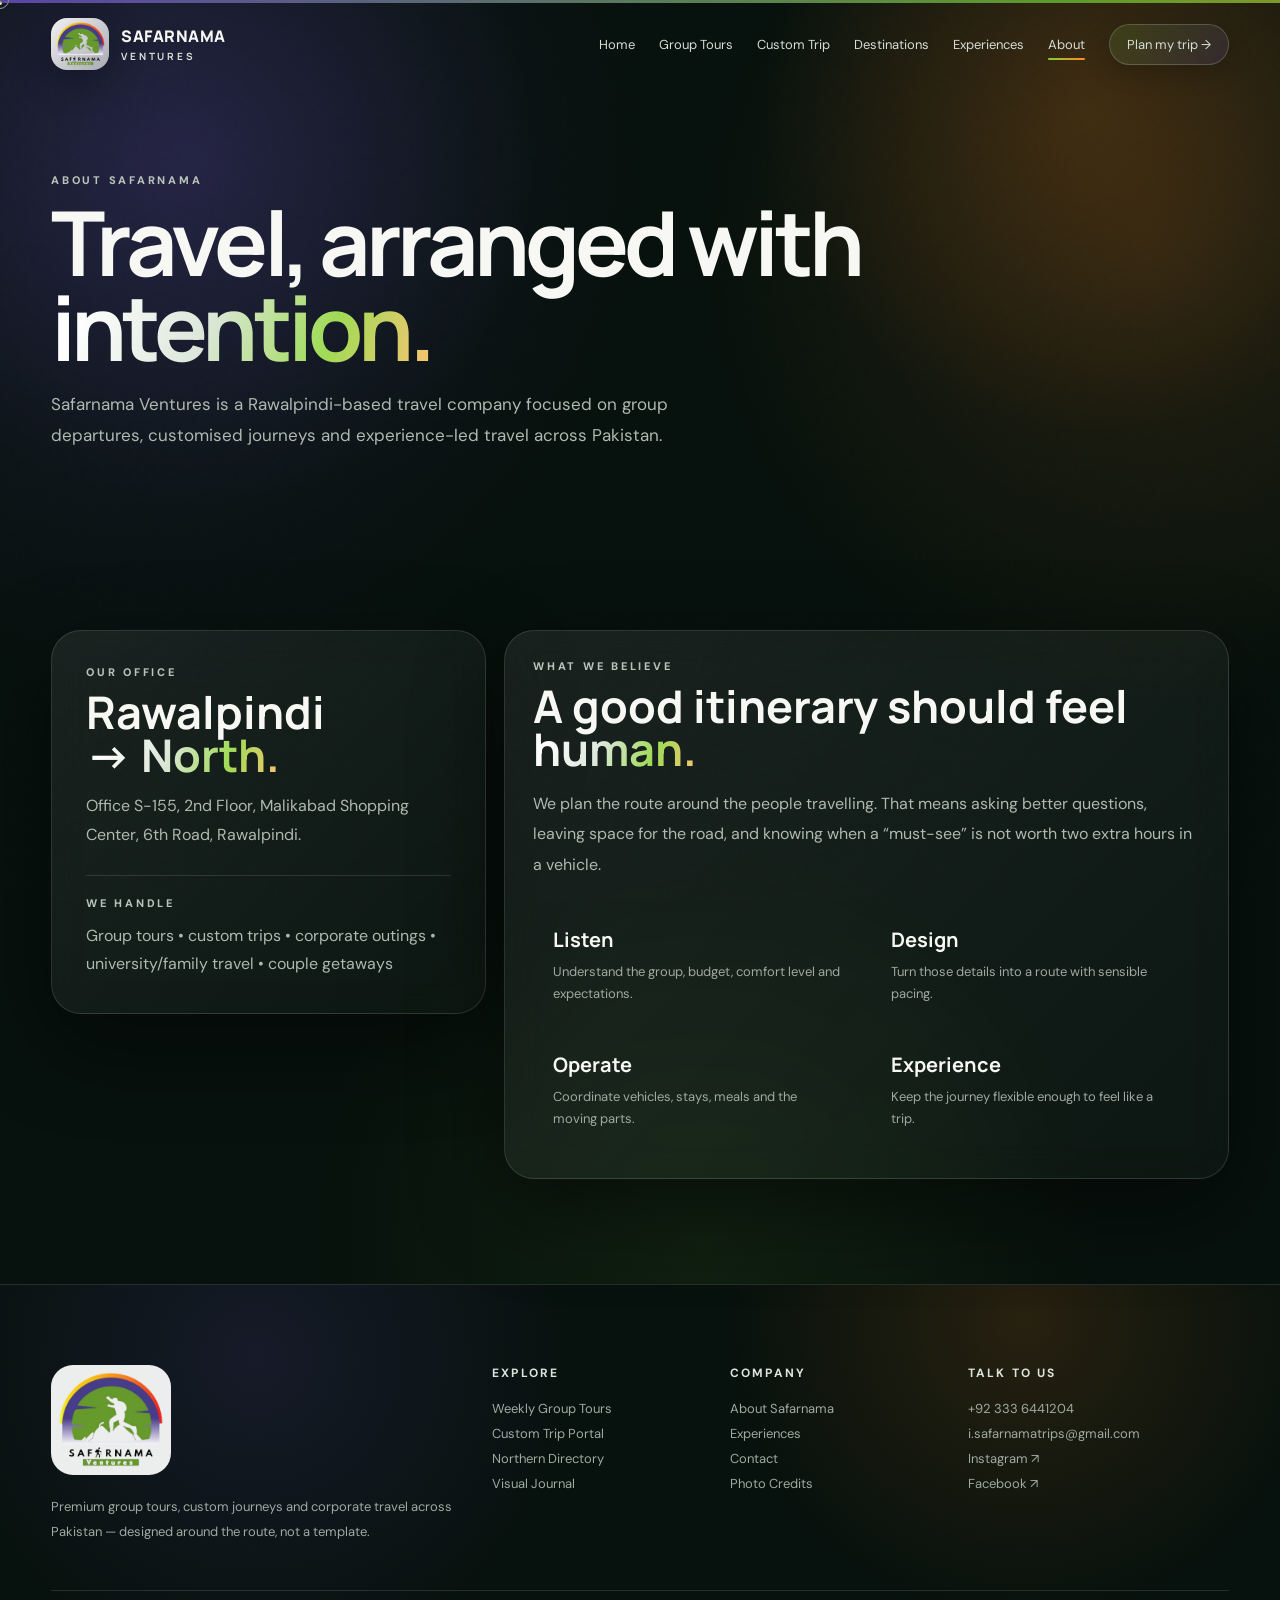
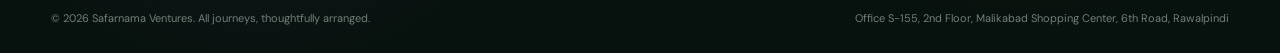
<file: about.html>
<!doctype html><html lang="en"><head><meta charset="utf-8"><meta name="viewport" content="width=device-width,initial-scale=1">
<title>About | Safarnama Ventures</title><meta name="description" content="Safarnama Ventures — premium group tours and custom travel across Pakistan.">
<link rel="stylesheet" href="styles.css"></head><body><div class="topline"></div><header class="nav"><div class="container nav-inner"><a class="brand" href="index.html"><div class="brand-mark"><img src="assets/logo.png" alt="Safarnama Ventures"></div><div class="brand-name">SAFARNAMA<span>VENTURES</span></div></a><button class="menu" aria-label="Menu">☰</button><nav class="nav-links"><a class="" href="index.html">Home</a><a class="" href="group-tours.html">Group Tours</a><a class="" href="custom-trip.html">Custom Trip</a><a class="" href="destinations.html">Destinations</a><a class="" href="experiences.html">Experiences</a><a class="active" href="about.html">About</a><a class="nav-cta" href="custom-trip.html">Plan my trip →</a></nav></div></header><div class="progress"></div><div class="cursor"></div><div class="cursor-dot"></div>
<main>
<section class="page-hero"><div class="container"><div class="eyebrow reveal">About Safarnama</div><h1 class="reveal">Travel, arranged with <span class="gradient-text">intention.</span></h1><p class="reveal">Safarnama Ventures is a Rawalpindi-based travel company focused on group departures, customised journeys and experience-led travel across Pakistan.</p></div></section>
<section><div class="container"><div class="portal"><div class="portal-side glass reveal"><div class="eyebrow">Our office</div><h2>Rawalpindi<br><span class="gradient-text">→ North.</span></h2><p>Office S-155, 2nd Floor, Malikabad Shopping Center, 6th Road, Rawalpindi.</p><div class="mini"><div class="eyebrow">We handle</div><p>Group tours • custom trips • corporate outings • university/family travel • couple getaways</p></div></div>
<div class="form-shell glass reveal"><div class="eyebrow">What we believe</div><h2 style="font-size:45px;margin-bottom:18px">A good itinerary should feel <span class="gradient-text">human.</span></h2><p style="color:#aeb9b0;line-height:1.9">We plan the route around the people travelling. That means asking better questions, leaving space for the road, and knowing when a “must-see” is not worth two extra hours in a vehicle.</p><div class="directory" style="margin-top:30px;grid-template-columns:repeat(2,1fr)"><div class="dir-group" style="min-height:auto"><h3>Listen</h3><p style="color:#9fa9a2;font-size:13px;line-height:1.7">Understand the group, budget, comfort level and expectations.</p></div><div class="dir-group" style="min-height:auto"><h3>Design</h3><p style="color:#9fa9a2;font-size:13px;line-height:1.7">Turn those details into a route with sensible pacing.</p></div><div class="dir-group" style="min-height:auto"><h3>Operate</h3><p style="color:#9fa9a2;font-size:13px;line-height:1.7">Coordinate vehicles, stays, meals and the moving parts.</p></div><div class="dir-group" style="min-height:auto"><h3>Experience</h3><p style="color:#9fa9a2;font-size:13px;line-height:1.7">Keep the journey flexible enough to feel like a trip.</p></div></div></div></div></div></section>
</main><footer class="footer"><div class="container"><div class="footer-top">
<div class="footer-brand"><img src="assets/logo.png" alt="Safarnama Ventures logo"><p>Premium group tours, custom journeys and corporate travel across Pakistan — designed around the route, not a template.</p></div>
<div><h4>Explore</h4><a href="group-tours.html">Weekly Group Tours</a><a href="custom-trip.html">Custom Trip Portal</a><a href="destinations.html">Northern Directory</a><a href="gallery.html">Visual Journal</a></div>
<div><h4>Company</h4><a href="about.html">About Safarnama</a><a href="experiences.html">Experiences</a><a href="contact.html">Contact</a><a href="credits.html">Photo Credits</a></div>
<div><h4>Talk to us</h4><a href="tel:+923336441204">+92 333 6441204</a><a href="mailto:i.safarnamatrips@gmail.com">i.safarnamatrips@gmail.com</a><a href="https://www.instagram.com/safarnamaventure/" target="_blank">Instagram ↗</a><a href="https://www.facebook.com/safarnamaventure/" target="_blank">Facebook ↗</a></div>
</div><div class="footer-bottom"><span>© 2026 Safarnama Ventures. All journeys, thoughtfully arranged.</span><span>Office S-155, 2nd Floor, Malikabad Shopping Center, 6th Road, Rawalpindi</span></div></div></footer><script src="script.js"></script></body></html>
</file>
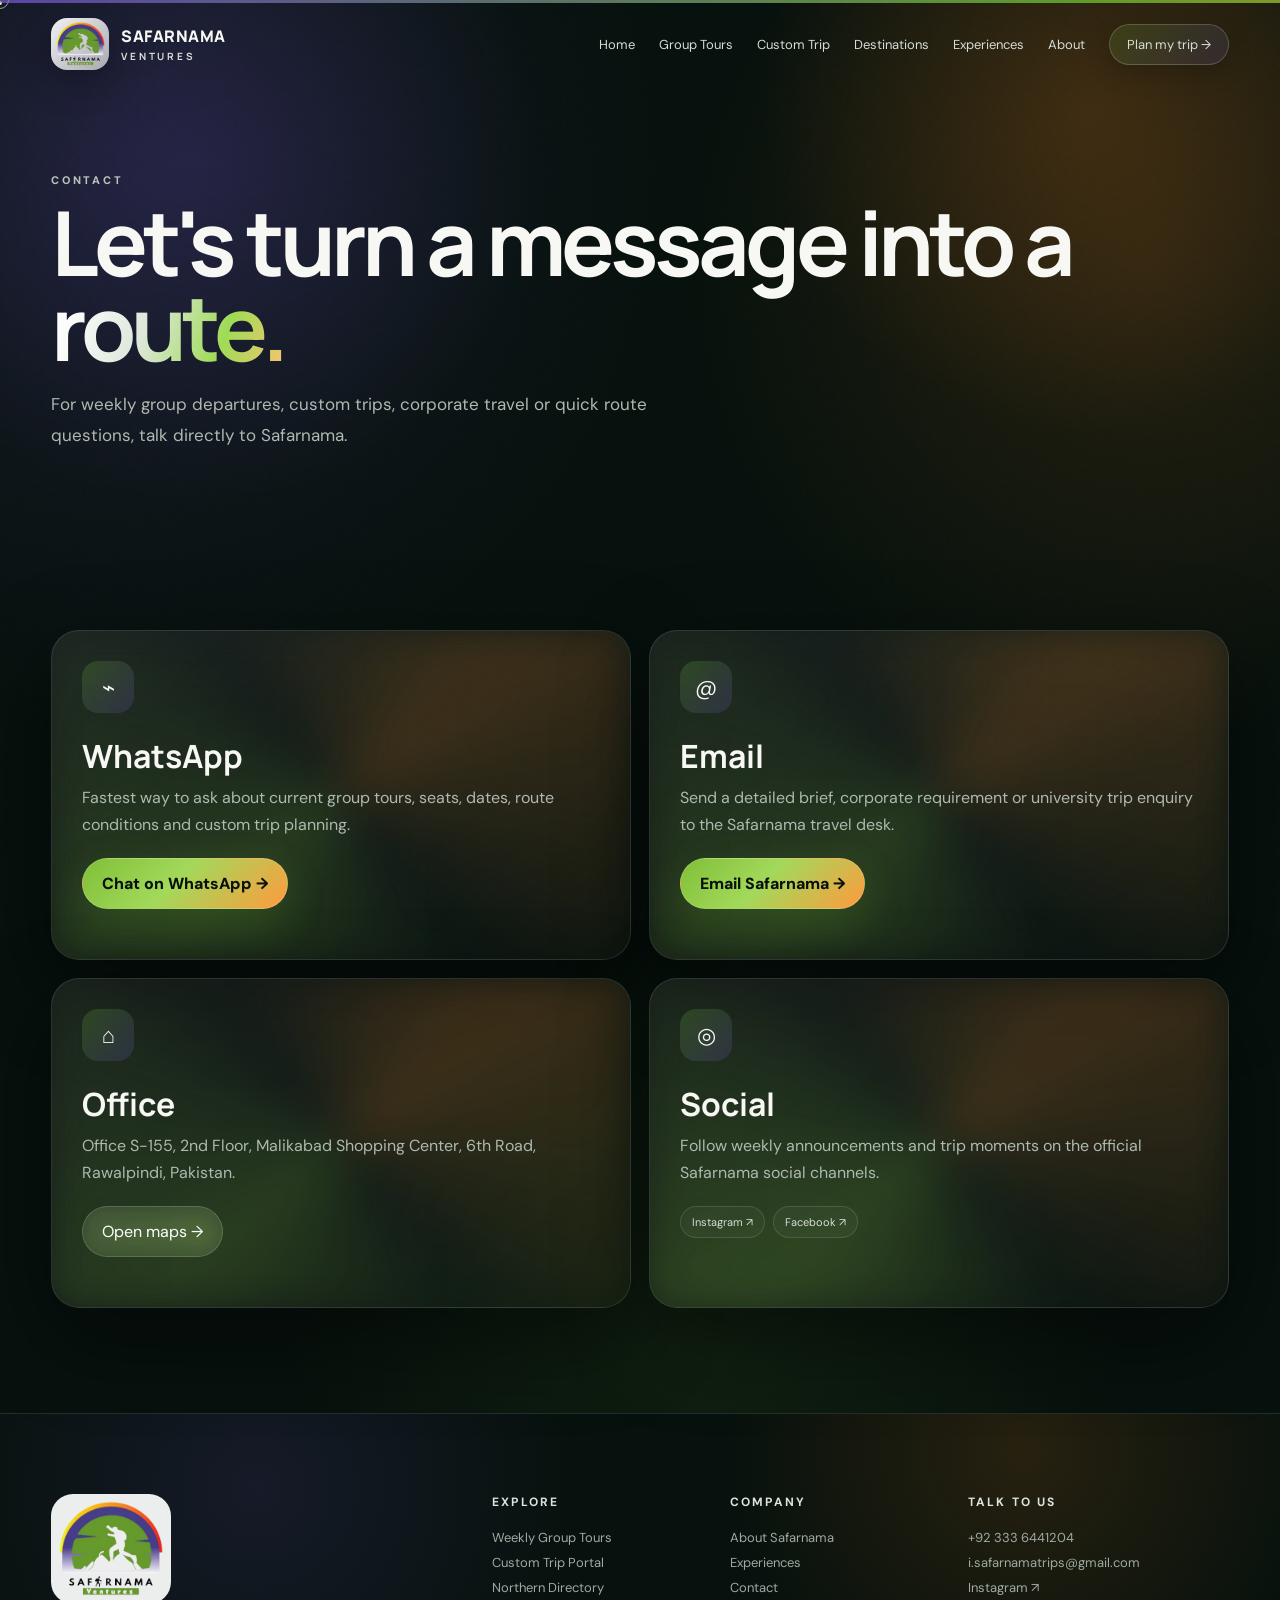
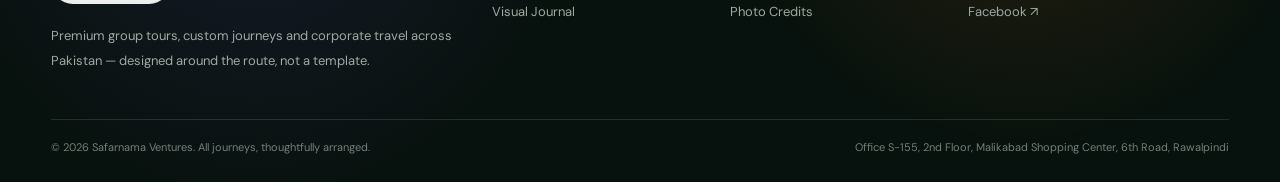
<file: contact.html>
<!doctype html><html lang="en"><head><meta charset="utf-8"><meta name="viewport" content="width=device-width,initial-scale=1">
<title>Contact | Safarnama Ventures</title><meta name="description" content="Safarnama Ventures — premium group tours and custom travel across Pakistan.">
<link rel="stylesheet" href="styles.css"></head><body><div class="topline"></div><header class="nav"><div class="container nav-inner"><a class="brand" href="index.html"><div class="brand-mark"><img src="assets/logo.png" alt="Safarnama Ventures"></div><div class="brand-name">SAFARNAMA<span>VENTURES</span></div></a><button class="menu" aria-label="Menu">☰</button><nav class="nav-links"><a class="" href="index.html">Home</a><a class="" href="group-tours.html">Group Tours</a><a class="" href="custom-trip.html">Custom Trip</a><a class="" href="destinations.html">Destinations</a><a class="" href="experiences.html">Experiences</a><a class="" href="about.html">About</a><a class="nav-cta" href="custom-trip.html">Plan my trip →</a></nav></div></header><div class="progress"></div><div class="cursor"></div><div class="cursor-dot"></div>
<main>
<section class="page-hero"><div class="container"><div class="eyebrow reveal">Contact</div><h1 class="reveal">Let's turn a message into a <span class="gradient-text">route.</span></h1><p class="reveal">For weekly group departures, custom trips, corporate travel or quick route questions, talk directly to Safarnama.</p></div></section>
<section><div class="container"><div class="route">
<div class="route-card glass reveal"><div class="route-icon">⌁</div><h3>WhatsApp</h3><p>Fastest way to ask about current group tours, seats, dates, route conditions and custom trip planning.</p><a class="btn btn-primary" href="https://wa.me/923336441204" target="_blank" style="margin-top:20px">Chat on WhatsApp →</a></div>
<div class="route-card glass reveal"><div class="route-icon">@</div><h3>Email</h3><p>Send a detailed brief, corporate requirement or university trip enquiry to the Safarnama travel desk.</p><a class="btn btn-primary" href="mailto:i.safarnamatrips@gmail.com" style="margin-top:20px">Email Safarnama →</a></div>
<div class="route-card glass reveal"><div class="route-icon">⌂</div><h3>Office</h3><p>Office S-155, 2nd Floor, Malikabad Shopping Center, 6th Road, Rawalpindi, Pakistan.</p><a class="btn btn-ghost" href="https://www.google.com/maps/search/?api=1&query=Malikabad+Shopping+Center+6th+Road+Rawalpindi" target="_blank" style="margin-top:20px">Open maps →</a></div>
<div class="route-card glass reveal"><div class="route-icon">◎</div><h3>Social</h3><p>Follow weekly announcements and trip moments on the official Safarnama social channels.</p><div class="route-list"><a class="chip" href="https://www.instagram.com/safarnamaventure/" target="_blank">Instagram ↗</a><a class="chip" href="https://www.facebook.com/safarnamaventure/" target="_blank">Facebook ↗</a></div></div>
</div></div></section>
</main><footer class="footer"><div class="container"><div class="footer-top">
<div class="footer-brand"><img src="assets/logo.png" alt="Safarnama Ventures logo"><p>Premium group tours, custom journeys and corporate travel across Pakistan — designed around the route, not a template.</p></div>
<div><h4>Explore</h4><a href="group-tours.html">Weekly Group Tours</a><a href="custom-trip.html">Custom Trip Portal</a><a href="destinations.html">Northern Directory</a><a href="gallery.html">Visual Journal</a></div>
<div><h4>Company</h4><a href="about.html">About Safarnama</a><a href="experiences.html">Experiences</a><a href="contact.html">Contact</a><a href="credits.html">Photo Credits</a></div>
<div><h4>Talk to us</h4><a href="tel:+923336441204">+92 333 6441204</a><a href="mailto:i.safarnamatrips@gmail.com">i.safarnamatrips@gmail.com</a><a href="https://www.instagram.com/safarnamaventure/" target="_blank">Instagram ↗</a><a href="https://www.facebook.com/safarnamaventure/" target="_blank">Facebook ↗</a></div>
</div><div class="footer-bottom"><span>© 2026 Safarnama Ventures. All journeys, thoughtfully arranged.</span><span>Office S-155, 2nd Floor, Malikabad Shopping Center, 6th Road, Rawalpindi</span></div></div></footer><script src="script.js"></script></body></html>
</file>
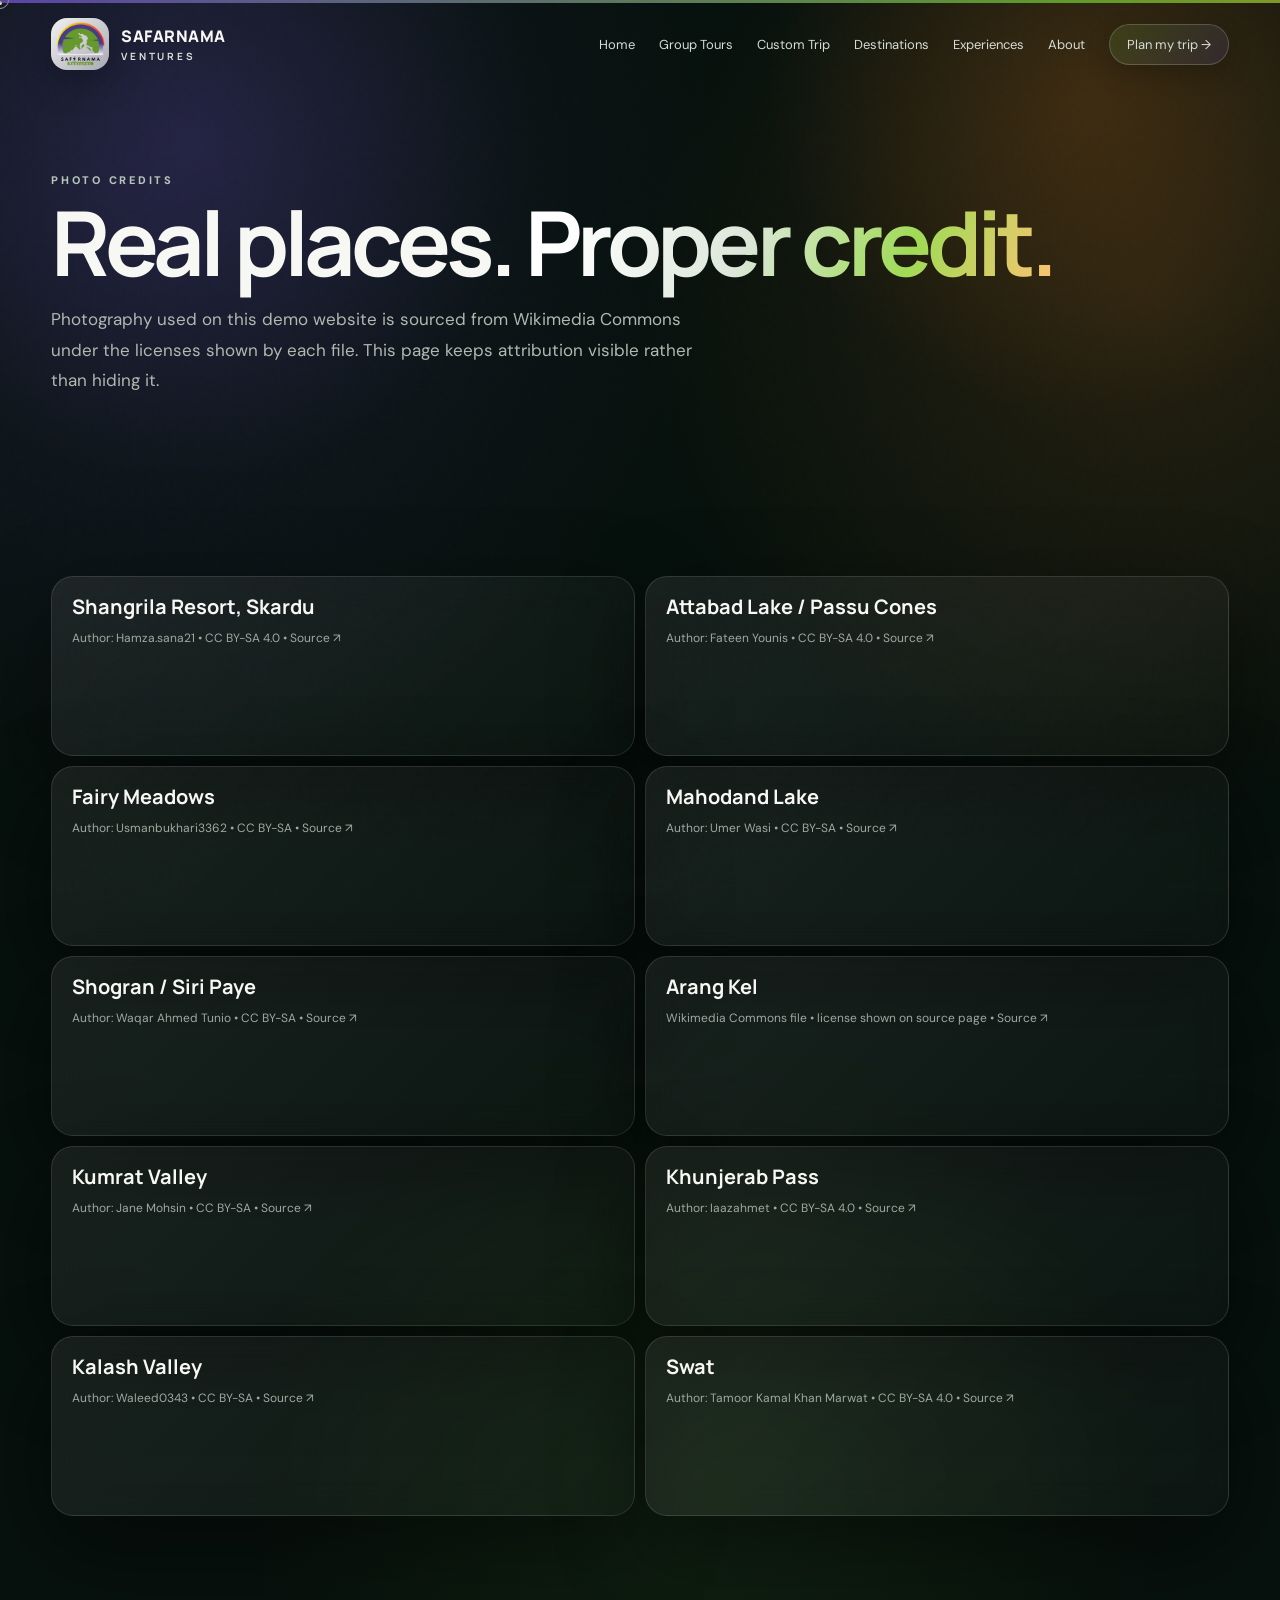
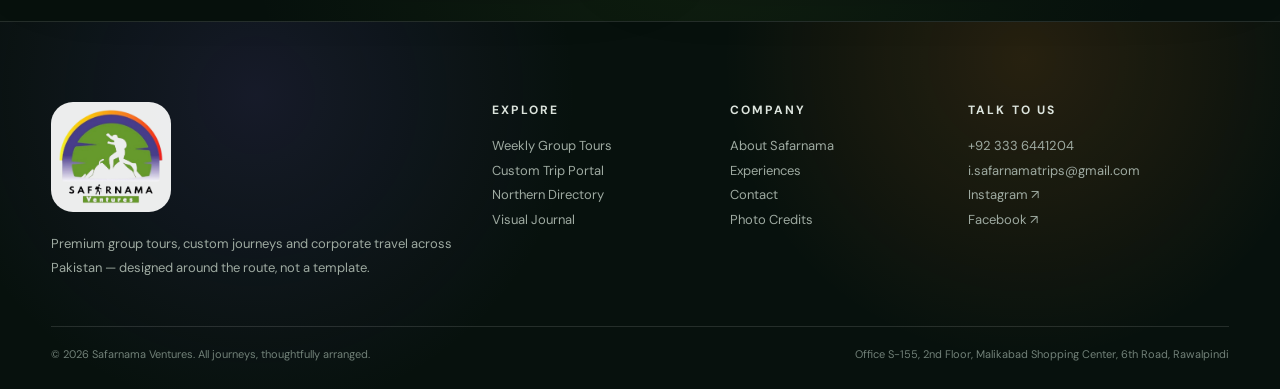
<file: credits.html>
<!doctype html><html lang="en"><head><meta charset="utf-8"><meta name="viewport" content="width=device-width,initial-scale=1"><title>Photo Credits | Safarnama Ventures</title><link rel="stylesheet" href="styles.css"></head><body><div class="topline"></div><header class="nav"><div class="container nav-inner"><a class="brand" href="index.html"><div class="brand-mark"><img src="assets/logo.png" alt="Safarnama Ventures"></div><div class="brand-name">SAFARNAMA<span>VENTURES</span></div></a><button class="menu" aria-label="Menu">☰</button><nav class="nav-links"><a class="" href="index.html">Home</a><a class="" href="group-tours.html">Group Tours</a><a class="" href="custom-trip.html">Custom Trip</a><a class="" href="destinations.html">Destinations</a><a class="" href="experiences.html">Experiences</a><a class="" href="about.html">About</a><a class="nav-cta" href="custom-trip.html">Plan my trip →</a></nav></div></header><div class="progress"></div><div class="cursor"></div><div class="cursor-dot"></div><main><section class="page-hero"><div class="container"><div class="eyebrow">Photo credits</div><h1>Real places. <span class="gradient-text">Proper credit.</span></h1><p>Photography used on this demo website is sourced from Wikimedia Commons under the licenses shown by each file. This page keeps attribution visible rather than hiding it.</p></div></section><section><div class="container"><div class="directory" style="grid-template-columns:1fr 1fr">
<div class="dir-group glass"><h3>Shangrila Resort, Skardu</h3><p style="color:#9eaaa1;font-size:12px;line-height:1.7">Author: Hamza.sana21 • CC BY-SA 4.0 • <a href="https://commons.wikimedia.org/wiki/File:Shangrila_Resort,_Skardu.jpg" target="_blank">Source ↗</a></p></div>
<div class="dir-group glass"><h3>Attabad Lake / Passu Cones</h3><p style="color:#9eaaa1;font-size:12px;line-height:1.7">Author: Fateen Younis • CC BY-SA 4.0 • <a href="https://commons.wikimedia.org/wiki/File:In_the_middle_of_Attabad_Lake,_Hunza_Valley,_Pakistan._Passu_cones_in_the_background.jpg" target="_blank">Source ↗</a></p></div>
<div class="dir-group glass"><h3>Fairy Meadows</h3><p style="color:#9eaaa1;font-size:12px;line-height:1.7">Author: Usmanbukhari3362 • CC BY-SA • <a href="https://commons.wikimedia.org/wiki/File:Fairy_Meadows_GB_Pakistan.jpg" target="_blank">Source ↗</a></p></div>
<div class="dir-group glass"><h3>Mahodand Lake</h3><p style="color:#9eaaa1;font-size:12px;line-height:1.7">Author: Umer Wasi • CC BY-SA • <a href="https://commons.wikimedia.org/wiki/File:Mahodand_Lake_Kalam.jpg" target="_blank">Source ↗</a></p></div>
<div class="dir-group glass"><h3>Shogran / Siri Paye</h3><p style="color:#9eaaa1;font-size:12px;line-height:1.7">Author: Waqar Ahmed Tunio • CC BY-SA • <a href="https://commons.wikimedia.org/wiki/File:Shogran-SiriPaye.jpg" target="_blank">Source ↗</a></p></div>
<div class="dir-group glass"><h3>Arang Kel</h3><p style="color:#9eaaa1;font-size:12px;line-height:1.7">Wikimedia Commons file • license shown on source page • <a href="https://commons.wikimedia.org/wiki/File:Arang_Kel,_Neelum_Valley,_Azad_Khashmir,_Pakistan.jpg" target="_blank">Source ↗</a></p></div>
<div class="dir-group glass"><h3>Kumrat Valley</h3><p style="color:#9eaaa1;font-size:12px;line-height:1.7">Author: Jane Mohsin • CC BY-SA • <a href="https://commons.wikimedia.org/wiki/File:Kumrat_Valley_Pakistan.jpg" target="_blank">Source ↗</a></p></div>
<div class="dir-group glass"><h3>Khunjerab Pass</h3><p style="color:#9eaaa1;font-size:12px;line-height:1.7">Author: Iaazahmet • CC BY-SA 4.0 • <a href="https://commons.wikimedia.org/wiki/File:Khunjerab_pass_pakistan.jpg" target="_blank">Source ↗</a></p></div>
<div class="dir-group glass"><h3>Kalash Valley</h3><p style="color:#9eaaa1;font-size:12px;line-height:1.7">Author: Waleed0343 • CC BY-SA • <a href="https://commons.wikimedia.org/wiki/File:Kalash_Valley,_Chitral,_Pakistan.jpg" target="_blank">Source ↗</a></p></div>
<div class="dir-group glass"><h3>Swat</h3><p style="color:#9eaaa1;font-size:12px;line-height:1.7">Author: Tamoor Kamal Khan Marwat • CC BY-SA 4.0 • <a href="https://commons.wikimedia.org/wiki/File:Swat,_Khyber_Pakhtunkhwa_,_Pakistan_(Heaven_on_Earth).jpg" target="_blank">Source ↗</a></p></div>
</div></div></section></main><footer class="footer"><div class="container"><div class="footer-top">
<div class="footer-brand"><img src="assets/logo.png" alt="Safarnama Ventures logo"><p>Premium group tours, custom journeys and corporate travel across Pakistan — designed around the route, not a template.</p></div>
<div><h4>Explore</h4><a href="group-tours.html">Weekly Group Tours</a><a href="custom-trip.html">Custom Trip Portal</a><a href="destinations.html">Northern Directory</a><a href="gallery.html">Visual Journal</a></div>
<div><h4>Company</h4><a href="about.html">About Safarnama</a><a href="experiences.html">Experiences</a><a href="contact.html">Contact</a><a href="credits.html">Photo Credits</a></div>
<div><h4>Talk to us</h4><a href="tel:+923336441204">+92 333 6441204</a><a href="mailto:i.safarnamatrips@gmail.com">i.safarnamatrips@gmail.com</a><a href="https://www.instagram.com/safarnamaventure/" target="_blank">Instagram ↗</a><a href="https://www.facebook.com/safarnamaventure/" target="_blank">Facebook ↗</a></div>
</div><div class="footer-bottom"><span>© 2026 Safarnama Ventures. All journeys, thoughtfully arranged.</span><span>Office S-155, 2nd Floor, Malikabad Shopping Center, 6th Road, Rawalpindi</span></div></div></footer><script src="script.js"></script></body></html>
</file>
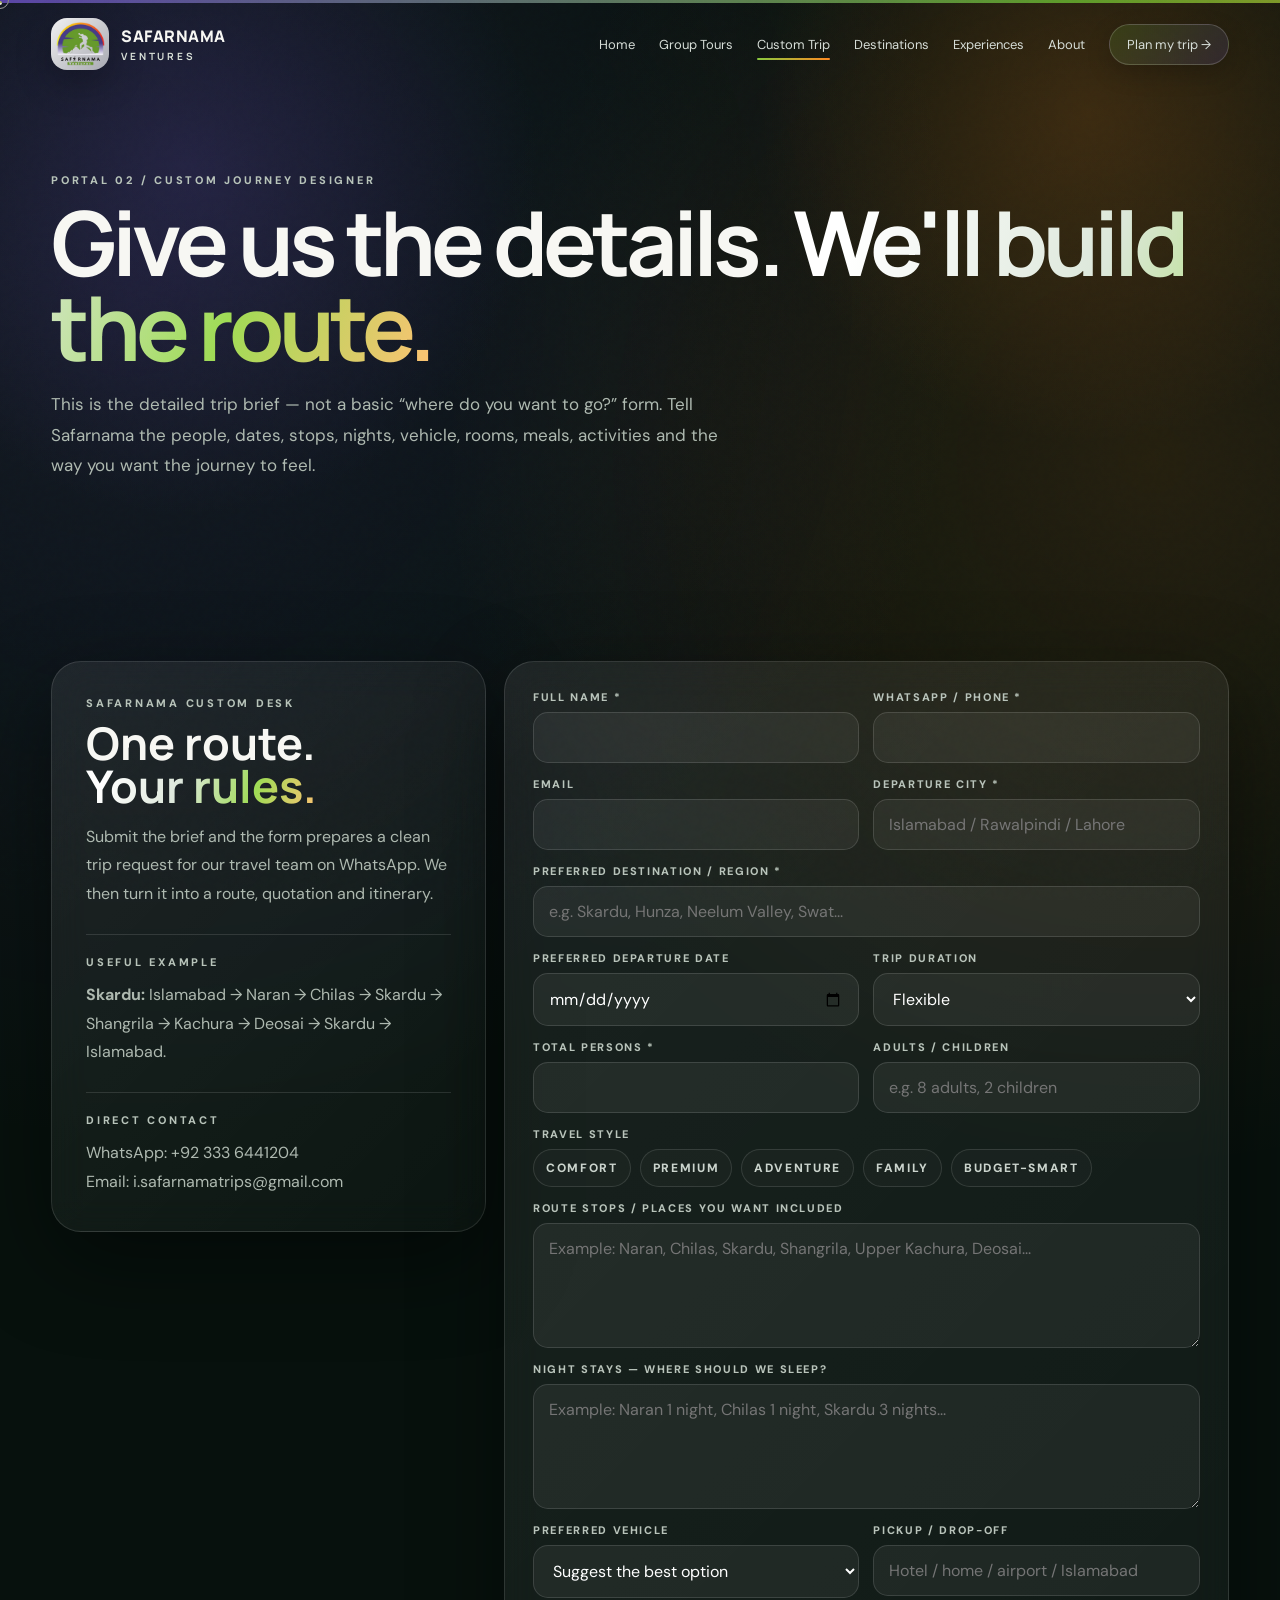
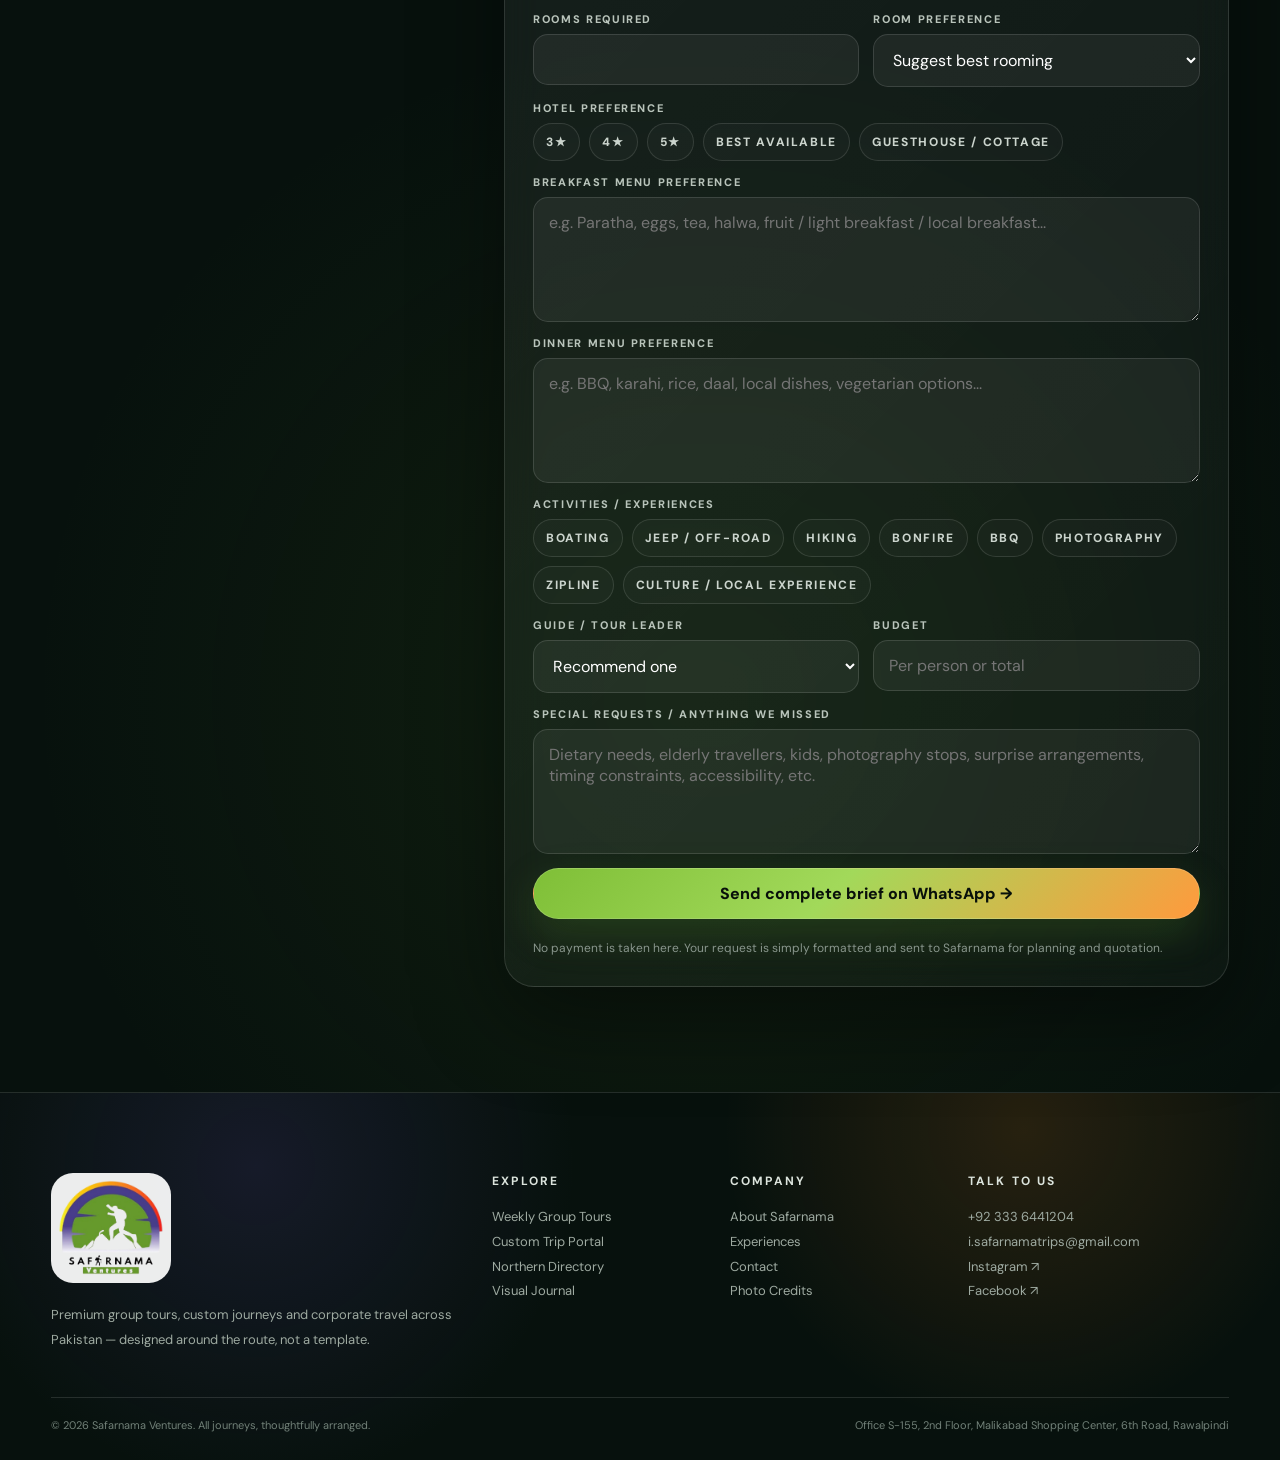
<file: custom-trip.html>
<!doctype html><html lang="en"><head><meta charset="utf-8"><meta name="viewport" content="width=device-width,initial-scale=1">
<title>Custom Trip Portal | Safarnama Ventures</title><meta name="description" content="Safarnama Ventures — premium group tours and custom travel across Pakistan.">
<link rel="stylesheet" href="styles.css"></head><body><div class="topline"></div><header class="nav"><div class="container nav-inner"><a class="brand" href="index.html"><div class="brand-mark"><img src="assets/logo.png" alt="Safarnama Ventures"></div><div class="brand-name">SAFARNAMA<span>VENTURES</span></div></a><button class="menu" aria-label="Menu">☰</button><nav class="nav-links"><a class="" href="index.html">Home</a><a class="" href="group-tours.html">Group Tours</a><a class="active" href="custom-trip.html">Custom Trip</a><a class="" href="destinations.html">Destinations</a><a class="" href="experiences.html">Experiences</a><a class="" href="about.html">About</a><a class="nav-cta" href="custom-trip.html">Plan my trip →</a></nav></div></header><div class="progress"></div><div class="cursor"></div><div class="cursor-dot"></div>
<main>
<section class="page-hero"><div class="container"><div class="eyebrow reveal">Portal 02 / Custom journey designer</div><h1 class="reveal">Give us the details. <span class="gradient-text">We'll build the route.</span></h1><p class="reveal">This is the detailed trip brief — not a basic “where do you want to go?” form. Tell Safarnama the people, dates, stops, nights, vehicle, rooms, meals, activities and the way you want the journey to feel.</p></div></section>
<section><div class="container portal">
<aside class="portal-side glass reveal"><div class="eyebrow">Safarnama custom desk</div><h2>One route.<br><span class="gradient-text">Your rules.</span></h2><p>Submit the brief and the form prepares a clean trip request for our travel team on WhatsApp. We then turn it into a route, quotation and itinerary.</p>
<div class="mini"><div class="eyebrow">Useful example</div><p><b>Skardu:</b> Islamabad → Naran → Chilas → Skardu → Shangrila → Kachura → Deosai → Skardu → Islamabad.</p></div>
<div class="mini"><div class="eyebrow">Direct contact</div><p>WhatsApp: +92 333 6441204<br>Email: i.safarnamatrips@gmail.com</p></div></aside>
<div class="form-shell glass reveal"><form id="customForm">
<div class="form-grid">
<div class="field"><label>Full name *</label><input name="Full Name" required></div>
<div class="field"><label>WhatsApp / phone *</label><input name="Phone" required></div>
<div class="field"><label>Email</label><input type="email" name="Email"></div>
<div class="field"><label>Departure city *</label><input name="Departure City" placeholder="Islamabad / Rawalpindi / Lahore" required></div>
<div class="field full"><label>Preferred destination / region *</label><input name="Destination" placeholder="e.g. Skardu, Hunza, Neelum Valley, Swat..." required></div>
<div class="field"><label>Preferred departure date</label><input type="date" name="Departure Date"></div>
<div class="field"><label>Trip duration</label><select name="Days"><option>Flexible</option><option>1 day</option><option>2 days</option><option>3 days</option><option>4 days</option><option>5 days</option><option>6 days</option><option>7 days</option><option>8+ days</option></select></div>
<div class="field"><label>Total persons *</label><input type="number" min="1" name="Persons" required></div>
<div class="field"><label>Adults / children</label><input name="Adults Children" placeholder="e.g. 8 adults, 2 children"></div>
<div class="field full"><label>Travel style</label><div class="checks">
<label class="check"><input type="radio" name="Travel Style" value="Comfort"><span>Comfort</span></label><label class="check"><input type="radio" name="Travel Style" value="Premium"><span>Premium</span></label><label class="check"><input type="radio" name="Travel Style" value="Adventure"><span>Adventure</span></label><label class="check"><input type="radio" name="Travel Style" value="Family"><span>Family</span></label><label class="check"><input type="radio" name="Travel Style" value="Budget-smart"><span>Budget-smart</span></label></div></div>
<div class="field full"><label>Route stops / places you want included</label><textarea name="Route Stops" placeholder="Example: Naran, Chilas, Skardu, Shangrila, Upper Kachura, Deosai..."></textarea></div>
<div class="field full"><label>Night stays — where should we sleep?</label><textarea name="Night Stays" placeholder="Example: Naran 1 night, Chilas 1 night, Skardu 3 nights..."></textarea></div>
<div class="field"><label>Preferred vehicle</label><select name="Vehicle"><option>Suggest the best option</option><option>Coaster / large group vehicle</option><option>Hiace / Grand Cabin</option><option>Saloon / Sedan</option><option>SUV / BR-V / similar</option><option>4x4 Jeep for off-road segments</option><option>Multiple vehicles</option></select></div>
<div class="field"><label>Pickup / drop-off</label><input name="Pickup Drop" placeholder="Hotel / home / airport / Islamabad"></div>
<div class="field"><label>Rooms required</label><input type="number" min="0" name="Rooms"></div>
<div class="field"><label>Room preference</label><select name="Room Type"><option>Suggest best rooming</option><option>Double</option><option>Twin</option><option>Triple</option><option>Family room</option><option>Mix of room types</option></select></div>
<div class="field full"><label>Hotel preference</label><div class="checks"><label class="check"><input type="radio" name="Hotel" value="3 star"><span>3★</span></label><label class="check"><input type="radio" name="Hotel" value="4 star"><span>4★</span></label><label class="check"><input type="radio" name="Hotel" value="5 star"><span>5★</span></label><label class="check"><input type="radio" name="Hotel" value="Best available"><span>Best available</span></label><label class="check"><input type="radio" name="Hotel" value="Local guesthouse"><span>Guesthouse / cottage</span></label></div></div>
<div class="field full"><label>Breakfast menu preference</label><textarea name="Breakfast Menu" placeholder="e.g. Paratha, eggs, tea, halwa, fruit / light breakfast / local breakfast..."></textarea></div>
<div class="field full"><label>Dinner menu preference</label><textarea name="Dinner Menu" placeholder="e.g. BBQ, karahi, rice, daal, local dishes, vegetarian options..."></textarea></div>
<div class="field full"><label>Activities / experiences</label><div class="checks">
<label class="check"><input type="checkbox" name="Activities" value="Boating"><span>Boating</span></label><label class="check"><input type="checkbox" name="Activities" value="Jeep/off-road"><span>Jeep / off-road</span></label><label class="check"><input type="checkbox" name="Activities" value="Hiking"><span>Hiking</span></label><label class="check"><input type="checkbox" name="Activities" value="Bonfire"><span>Bonfire</span></label><label class="check"><input type="checkbox" name="Activities" value="BBQ"><span>BBQ</span></label><label class="check"><input type="checkbox" name="Activities" value="Photography"><span>Photography</span></label><label class="check"><input type="checkbox" name="Activities" value="Zipline"><span>Zipline</span></label><label class="check"><input type="checkbox" name="Activities" value="Culture"><span>Culture / local experience</span></label></div></div>
<div class="field"><label>Guide / tour leader</label><select name="Guide"><option>Recommend one</option><option>Tour leader required</option><option>Local guide where needed</option><option>Not required</option></select></div>
<div class="field"><label>Budget</label><input name="Budget" placeholder="Per person or total"></div>
<div class="field full"><label>Special requests / anything we missed</label><textarea name="Special Requests" placeholder="Dietary needs, elderly travellers, kids, photography stops, surprise arrangements, timing constraints, accessibility, etc."></textarea></div>
<div class="field full"><button class="btn btn-primary" type="submit">Send complete brief on WhatsApp →</button><p class="form-note">No payment is taken here. Your request is simply formatted and sent to Safarnama for planning and quotation.</p><div class="success-box" style="display:none;margin-top:14px;padding:14px;border-radius:14px;background:rgba(93,155,42,.13);border:1px solid rgba(136,200,62,.25)">Your WhatsApp request is ready. Send it to Safarnama to start the planning conversation.</div></div>
</div></form></div></div></section>
</main><footer class="footer"><div class="container"><div class="footer-top">
<div class="footer-brand"><img src="assets/logo.png" alt="Safarnama Ventures logo"><p>Premium group tours, custom journeys and corporate travel across Pakistan — designed around the route, not a template.</p></div>
<div><h4>Explore</h4><a href="group-tours.html">Weekly Group Tours</a><a href="custom-trip.html">Custom Trip Portal</a><a href="destinations.html">Northern Directory</a><a href="gallery.html">Visual Journal</a></div>
<div><h4>Company</h4><a href="about.html">About Safarnama</a><a href="experiences.html">Experiences</a><a href="contact.html">Contact</a><a href="credits.html">Photo Credits</a></div>
<div><h4>Talk to us</h4><a href="tel:+923336441204">+92 333 6441204</a><a href="mailto:i.safarnamatrips@gmail.com">i.safarnamatrips@gmail.com</a><a href="https://www.instagram.com/safarnamaventure/" target="_blank">Instagram ↗</a><a href="https://www.facebook.com/safarnamaventure/" target="_blank">Facebook ↗</a></div>
</div><div class="footer-bottom"><span>© 2026 Safarnama Ventures. All journeys, thoughtfully arranged.</span><span>Office S-155, 2nd Floor, Malikabad Shopping Center, 6th Road, Rawalpindi</span></div></div></footer><script src="script.js"></script></body></html>
</file>
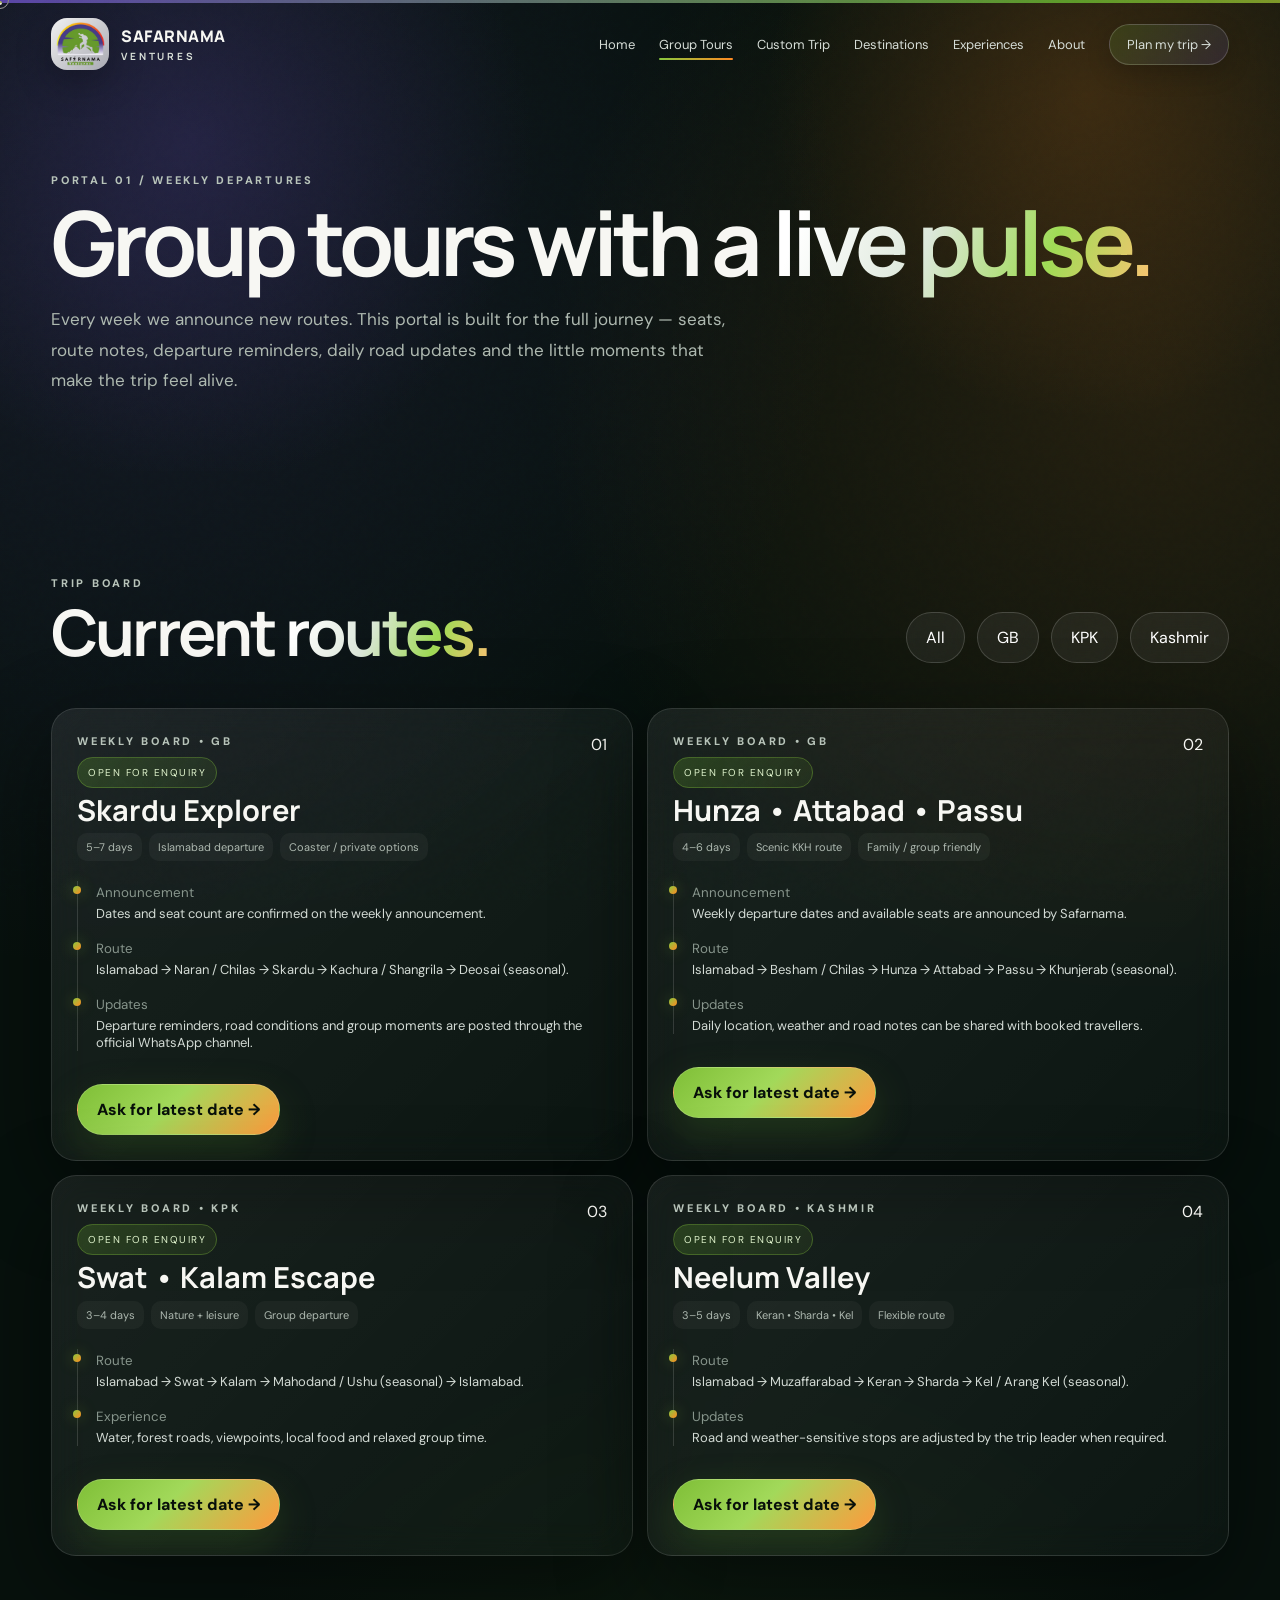
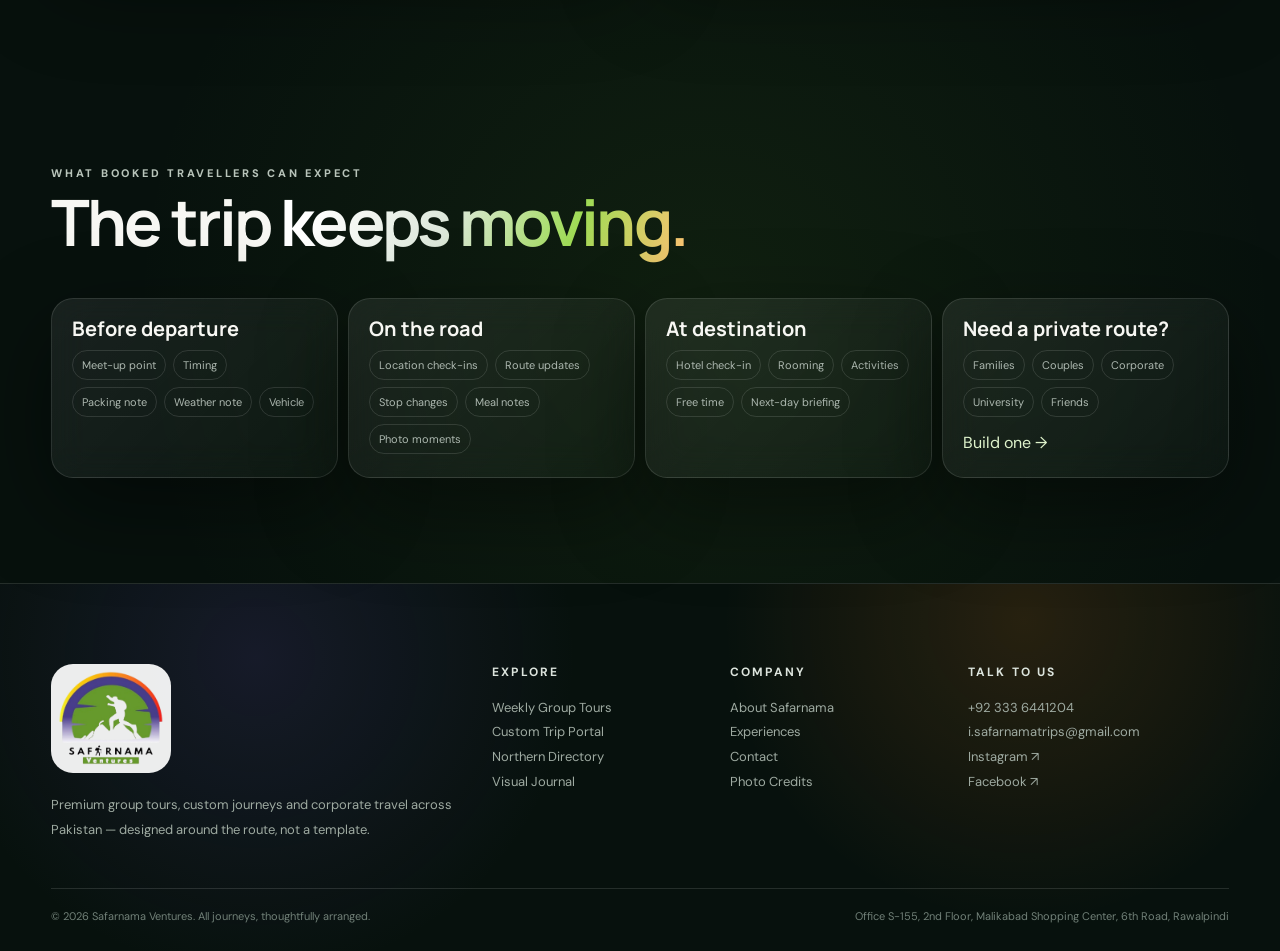
<file: group-tours.html>
<!doctype html><html lang="en"><head><meta charset="utf-8"><meta name="viewport" content="width=device-width,initial-scale=1">
<title>Weekly Group Tours | Safarnama Ventures</title><meta name="description" content="Safarnama Ventures — premium group tours and custom travel across Pakistan.">
<link rel="stylesheet" href="styles.css"></head><body><div class="topline"></div><header class="nav"><div class="container nav-inner"><a class="brand" href="index.html"><div class="brand-mark"><img src="assets/logo.png" alt="Safarnama Ventures"></div><div class="brand-name">SAFARNAMA<span>VENTURES</span></div></a><button class="menu" aria-label="Menu">☰</button><nav class="nav-links"><a class="" href="index.html">Home</a><a class="active" href="group-tours.html">Group Tours</a><a class="" href="custom-trip.html">Custom Trip</a><a class="" href="destinations.html">Destinations</a><a class="" href="experiences.html">Experiences</a><a class="" href="about.html">About</a><a class="nav-cta" href="custom-trip.html">Plan my trip →</a></nav></div></header><div class="progress"></div><div class="cursor"></div><div class="cursor-dot"></div>
<main>
<section class="page-hero"><div class="container"><div class="eyebrow reveal">Portal 01 / Weekly departures</div><h1 class="reveal">Group tours with a <span class="gradient-text">live pulse.</span></h1><p class="reveal">Every week we announce new routes. This portal is built for the full journey — seats, route notes, departure reminders, daily road updates and the little moments that make the trip feel alive.</p></div></section>
<section><div class="container">
<div class="section-head reveal"><div><div class="eyebrow">Trip board</div><h2 class="section-title">Current <span class="gradient-text">routes.</span></h2></div><div class="actions"><button class="btn btn-ghost" data-filter="all">All</button><button class="btn btn-ghost" data-filter="gb">GB</button><button class="btn btn-ghost" data-filter="kpk">KPK</button><button class="btn btn-ghost" data-filter="kashmir">Kashmir</button></div></div>
<div class="update-board">
<div class="trip-card glass reveal" data-trip="gb"><div class="top"><div><div class="eyebrow">Weekly board • GB</div><span class="status">Open for enquiry</span></div><span>01</span></div><h3>Skardu Explorer</h3><div class="trip-meta"><span>5–7 days</span><span>Islamabad departure</span><span>Coaster / private options</span></div><div class="timeline"><div class="timeline-item"><small>Announcement</small><p>Dates and seat count are confirmed on the weekly announcement.</p></div><div class="timeline-item"><small>Route</small><p>Islamabad → Naran / Chilas → Skardu → Kachura / Shangrila → Deosai (seasonal).</p></div><div class="timeline-item"><small>Updates</small><p>Departure reminders, road conditions and group moments are posted through the official WhatsApp channel.</p></div></div><a class="btn btn-primary" href="https://wa.me/923336441204?text=Hi%20Safarnama%2C%20send%20me%20the%20latest%20Skardu%20group%20tour%20details." target="_blank" style="margin-top:18px">Ask for latest date →</a></div>
<div class="trip-card glass reveal" data-trip="gb"><div class="top"><div><div class="eyebrow">Weekly board • GB</div><span class="status">Open for enquiry</span></div><span>02</span></div><h3>Hunza • Attabad • Passu</h3><div class="trip-meta"><span>4–6 days</span><span>Scenic KKH route</span><span>Family / group friendly</span></div><div class="timeline"><div class="timeline-item"><small>Announcement</small><p>Weekly departure dates and available seats are announced by Safarnama.</p></div><div class="timeline-item"><small>Route</small><p>Islamabad → Besham / Chilas → Hunza → Attabad → Passu → Khunjerab (seasonal).</p></div><div class="timeline-item"><small>Updates</small><p>Daily location, weather and road notes can be shared with booked travellers.</p></div></div><a class="btn btn-primary" href="https://wa.me/923336441204?text=Hi%20Safarnama%2C%20send%20me%20the%20latest%20Hunza%20group%20tour%20details." target="_blank" style="margin-top:18px">Ask for latest date →</a></div>
<div class="trip-card glass reveal" data-trip="kpk"><div class="top"><div><div class="eyebrow">Weekly board • KPK</div><span class="status">Open for enquiry</span></div><span>03</span></div><h3>Swat • Kalam Escape</h3><div class="trip-meta"><span>3–4 days</span><span>Nature + leisure</span><span>Group departure</span></div><div class="timeline"><div class="timeline-item"><small>Route</small><p>Islamabad → Swat → Kalam → Mahodand / Ushu (seasonal) → Islamabad.</p></div><div class="timeline-item"><small>Experience</small><p>Water, forest roads, viewpoints, local food and relaxed group time.</p></div></div><a class="btn btn-primary" href="https://wa.me/923336441204?text=Hi%20Safarnama%2C%20send%20me%20the%20latest%20Swat-Kalam%20group%20tour%20details." target="_blank" style="margin-top:18px">Ask for latest date →</a></div>
<div class="trip-card glass reveal" data-trip="kashmir"><div class="top"><div><div class="eyebrow">Weekly board • Kashmir</div><span class="status">Open for enquiry</span></div><span>04</span></div><h3>Neelum Valley</h3><div class="trip-meta"><span>3–5 days</span><span>Keran • Sharda • Kel</span><span>Flexible route</span></div><div class="timeline"><div class="timeline-item"><small>Route</small><p>Islamabad → Muzaffarabad → Keran → Sharda → Kel / Arang Kel (seasonal).</p></div><div class="timeline-item"><small>Updates</small><p>Road and weather-sensitive stops are adjusted by the trip leader when required.</p></div></div><a class="btn btn-primary" href="https://wa.me/923336441204?text=Hi%20Safarnama%2C%20send%20me%20the%20latest%20Neelum%20Valley%20group%20tour%20details." target="_blank" style="margin-top:18px">Ask for latest date →</a></div>
</div></div></section>
<section><div class="container"><div class="section-head reveal"><div><div class="eyebrow">What booked travellers can expect</div><h2 class="section-title">The trip <span class="gradient-text">keeps moving.</span></h2></div></div><div class="directory">
<div class="dir-group glass reveal"><h3>Before departure</h3><ul><li>Meet-up point</li><li>Timing</li><li>Packing note</li><li>Weather note</li><li>Vehicle</li></ul></div>
<div class="dir-group glass reveal"><h3>On the road</h3><ul><li>Location check-ins</li><li>Route updates</li><li>Stop changes</li><li>Meal notes</li><li>Photo moments</li></ul></div>
<div class="dir-group glass reveal"><h3>At destination</h3><ul><li>Hotel check-in</li><li>Rooming</li><li>Activities</li><li>Free time</li><li>Next-day briefing</li></ul></div>
<div class="dir-group glass reveal"><h3>Need a private route?</h3><ul><li>Families</li><li>Couples</li><li>Corporate</li><li>University</li><li>Friends</li></ul><a href="custom-trip.html" style="display:inline-block;margin-top:15px;color:#dff3cc">Build one →</a></div>
</div></div></section>
</main><footer class="footer"><div class="container"><div class="footer-top">
<div class="footer-brand"><img src="assets/logo.png" alt="Safarnama Ventures logo"><p>Premium group tours, custom journeys and corporate travel across Pakistan — designed around the route, not a template.</p></div>
<div><h4>Explore</h4><a href="group-tours.html">Weekly Group Tours</a><a href="custom-trip.html">Custom Trip Portal</a><a href="destinations.html">Northern Directory</a><a href="gallery.html">Visual Journal</a></div>
<div><h4>Company</h4><a href="about.html">About Safarnama</a><a href="experiences.html">Experiences</a><a href="contact.html">Contact</a><a href="credits.html">Photo Credits</a></div>
<div><h4>Talk to us</h4><a href="tel:+923336441204">+92 333 6441204</a><a href="mailto:i.safarnamatrips@gmail.com">i.safarnamatrips@gmail.com</a><a href="https://www.instagram.com/safarnamaventure/" target="_blank">Instagram ↗</a><a href="https://www.facebook.com/safarnamaventure/" target="_blank">Facebook ↗</a></div>
</div><div class="footer-bottom"><span>© 2026 Safarnama Ventures. All journeys, thoughtfully arranged.</span><span>Office S-155, 2nd Floor, Malikabad Shopping Center, 6th Road, Rawalpindi</span></div></div></footer><script src="script.js"></script></body></html>
</file>
<file: styles.css>
@import url('https://fonts.googleapis.com/css2?family=DM+Sans:wght@400;500;600;700&family=Manrope:wght@500;600;700;800&display=swap');

:root{
  --ink:#07110d;
  --ink2:#0b1712;
  --paper:#f4f0e7;
  --muted:#aeb9b0;
  --line:rgba(255,255,255,.12);
  --glass:rgba(12,26,20,.58);
  --green:#5d9b2a;
  --green2:#88c83e;
  --purple:#5a45a7;
  --orange:#ff8a22;
  --gold:#f3bf57;
  --white:#f7f7f3;
  --shadow:0 30px 90px rgba(0,0,0,.45);
}
*{box-sizing:border-box;margin:0;padding:0}
html{scroll-behavior:smooth;background:var(--ink)}
body{font-family:"DM Sans",sans-serif;background:
 radial-gradient(circle at 10% 10%,rgba(90,69,167,.16),transparent 28%),
 radial-gradient(circle at 90% 15%,rgba(255,138,34,.12),transparent 25%),
 radial-gradient(circle at 55% 75%,rgba(93,155,42,.11),transparent 28%),
 var(--ink);color:var(--white);overflow-x:hidden}
body:before{content:"";position:fixed;inset:0;pointer-events:none;z-index:999;background-image:url("data:image/svg+xml,%3Csvg viewBox='0 0 180 180' xmlns='http://www.w3.org/2000/svg'%3E%3Cfilter id='n'%3E%3CfeTurbulence type='fractalNoise' baseFrequency='.85' numOctaves='3' stitchTiles='stitch'/%3E%3C/filter%3E%3Crect width='100%25' height='100%25' filter='url(%23n)' opacity='.035'/%3E%3C/svg%3E");mix-blend-mode:soft-light}
a{color:inherit;text-decoration:none}
img{max-width:100%;display:block}
button,input,select,textarea{font:inherit}
.container{width:min(1180px,92vw);margin:auto}
.topline{height:3px;background:linear-gradient(90deg,var(--purple),var(--green),var(--orange),var(--purple));background-size:250% 100%;animation:flow 8s linear infinite}
@keyframes flow{to{background-position:250% 0}}
.nav{position:fixed;top:3px;left:0;right:0;z-index:1000;padding:15px 0;transition:.35s}
.nav.scrolled{background:rgba(5,13,10,.78);backdrop-filter:blur(22px);border-bottom:1px solid var(--line)}
.nav-inner{display:flex;align-items:center;justify-content:space-between;gap:24px}
.brand{display:flex;align-items:center;gap:12px}
.brand-mark{width:58px;height:52px;border-radius:16px;padding:4px;background:linear-gradient(135deg,rgba(255,255,255,.94),rgba(255,255,255,.62));box-shadow:0 12px 35px rgba(0,0,0,.25)}
.brand-mark img{width:100%;height:100%;object-fit:contain}
.brand-name{font-family:Manrope;font-weight:800;letter-spacing:.03em;font-size:16px}
.brand-name span{display:block;font-size:10px;letter-spacing:.28em;color:#d9e0d8;font-weight:700;margin-top:2px}
.nav-links{display:flex;gap:24px;align-items:center}
.nav-links a{font-size:13px;color:#d6ddd7;position:relative;padding:10px 0}
.nav-links a:after{content:"";position:absolute;left:0;bottom:3px;width:0;height:2px;border-radius:5px;background:linear-gradient(90deg,var(--green2),var(--orange));transition:.35s}
.nav-links a:hover:after,.nav-links a.active:after{width:100%}
.nav-cta{padding:11px 17px!important;border:1px solid rgba(255,255,255,.18);border-radius:999px;background:linear-gradient(135deg,rgba(93,155,42,.22),rgba(90,69,167,.2));box-shadow:0 8px 25px rgba(0,0,0,.2)}
.menu{display:none;border:1px solid var(--line);background:rgba(255,255,255,.06);color:white;border-radius:13px;width:44px;height:44px}

.hero{min-height:100svh;position:relative;display:grid;align-items:end;padding:150px 0 70px;overflow:hidden}
.hero-media{position:absolute;inset:0;background-image:linear-gradient(90deg,rgba(3,10,7,.92) 0%,rgba(3,10,7,.65) 42%,rgba(3,10,7,.22) 100%),linear-gradient(0deg,rgba(3,10,7,.85),transparent 45%),url( + imgs["hero"] + );background-size:cover;background-position:center;transform:scale(1.04)}
.hero-glow{position:absolute;width:520px;height:520px;right:-160px;top:15%;background:radial-gradient(circle,rgba(255,138,34,.26),transparent 65%);filter:blur(20px)}
.hero-content{position:relative;z-index:2;max-width:850px}
.kicker{display:inline-flex;gap:9px;align-items:center;color:#e8efe7;text-transform:uppercase;letter-spacing:.25em;font-size:11px;font-weight:700;margin-bottom:20px}
.kicker i{width:8px;height:8px;border-radius:50%;background:linear-gradient(135deg,var(--green2),var(--orange));box-shadow:0 0 25px rgba(136,200,62,.8)}
h1,h2,h3{font-family:Manrope;line-height:.95}
.hero h1{font-size:clamp(54px,8vw,108px);letter-spacing:-.055em;max-width:900px}
.gradient-text{background:linear-gradient(110deg,#fff 10%,#dce7da 42%,#9fdb55 72%,#ffc273);-webkit-background-clip:text;background-clip:text;color:transparent}
.hero p{max-width:660px;font-size:18px;line-height:1.7;color:#d0d8d2;margin:28px 0}
.actions{display:flex;flex-wrap:wrap;gap:12px}
.btn{display:inline-flex;align-items:center;justify-content:center;gap:10px;padding:14px 19px;border-radius:999px;border:1px solid rgba(255,255,255,.16);transition:.35s;cursor:pointer}
.btn-primary{background:linear-gradient(135deg,#7fbf37,#a2d95a 45%,#ff9a3d);color:#08100a;font-weight:800;box-shadow:0 15px 40px rgba(93,155,42,.22)}
.btn-ghost{background:rgba(255,255,255,.06);backdrop-filter:blur(12px);color:white}
.btn:hover{transform:translateY(-3px);box-shadow:0 18px 45px rgba(0,0,0,.28)}
.hero-stats{position:absolute;right:0;bottom:0;display:flex;gap:9px;z-index:3}
.stat{padding:13px 16px;border:1px solid rgba(255,255,255,.14);border-radius:18px;background:rgba(6,17,12,.52);backdrop-filter:blur(14px)}
.stat strong{font:800 21px Manrope;display:block}
.stat span{font-size:10px;color:#aeb8b0;text-transform:uppercase;letter-spacing:.12em}

section{padding:105px 0;position:relative}
.section-head{display:flex;justify-content:space-between;align-items:end;gap:30px;margin-bottom:45px}
.eyebrow{font-size:11px;text-transform:uppercase;letter-spacing:.25em;color:#b8c4ba;font-weight:800;margin-bottom:12px}
.section-title{font-size:clamp(38px,5vw,70px);letter-spacing:-.045em}
.section-copy{max-width:540px;color:#aeb9b0;line-height:1.8}
.glass{background:linear-gradient(135deg,rgba(255,255,255,.075),rgba(255,255,255,.025));border:1px solid var(--line);box-shadow:var(--shadow);backdrop-filter:blur(18px)}

.marquee{overflow:hidden;border-top:1px solid var(--line);border-bottom:1px solid var(--line);padding:17px 0;background:rgba(255,255,255,.02)}
.marquee-track{display:flex;width:max-content;animation:marquee 28s linear infinite}
.marquee span{font-family:Manrope;font-weight:800;font-size:14px;letter-spacing:.18em;text-transform:uppercase;color:#b9c4bb;margin-right:48px}
.marquee b{color:var(--green2)}
@keyframes marquee{to{transform:translateX(-50%)}}

.feature-grid{display:grid;grid-template-columns:1.4fr .8fr .8fr;grid-auto-rows:270px;gap:14px}
.feature{position:relative;overflow:hidden;border-radius:28px;border:1px solid var(--line);min-height:250px}
.feature.big{grid-row:span 2}
.feature img{width:100%;height:100%;object-fit:cover;transition:1s}
.feature:hover img{transform:scale(1.09)}
.feature:after{content:"";position:absolute;inset:0;background:linear-gradient(0deg,rgba(3,10,7,.9),transparent 65%)}
.feature-copy{position:absolute;z-index:2;left:24px;right:24px;bottom:22px}
.feature-copy small{color:#b8c5ba;text-transform:uppercase;letter-spacing:.18em;font-size:10px}
.feature-copy h3{font-size:29px;margin-top:5px}

.route{display:grid;grid-template-columns:1fr 1fr;gap:18px}
.route-card{padding:30px;border-radius:28px;min-height:330px;position:relative;overflow:hidden}
.route-card:before{content:"";position:absolute;inset:-2px;background:conic-gradient(from 140deg,transparent,rgba(136,200,62,.3),transparent,rgba(255,138,34,.28),transparent);filter:blur(20px);opacity:.65}
.route-card>*{position:relative}
.route-icon{width:52px;height:52px;border-radius:16px;background:linear-gradient(135deg,rgba(93,155,42,.28),rgba(90,69,167,.28));display:grid;place-items:center;font-size:22px;margin-bottom:28px}
.route-card h3{font-size:32px;margin-bottom:12px}
.route-card p{color:#aeb9b0;line-height:1.7}
.route-list{display:flex;flex-wrap:wrap;gap:8px;margin-top:20px}
.chip{font-size:11px;color:#d7ded8;border:1px solid var(--line);padding:8px 11px;border-radius:999px;background:rgba(255,255,255,.035)}

.portal{display:grid;grid-template-columns:.75fr 1.25fr;gap:18px}
.portal-side{border-radius:30px;padding:34px;position:sticky;top:100px;height:max-content}
.portal-side h2{font-size:45px;margin-bottom:15px}
.portal-side p{color:#aeb9b0;line-height:1.8}
.portal-side .mini{margin-top:25px;padding-top:20px;border-top:1px solid var(--line)}
.form-shell{padding:28px;border-radius:30px}
.form-grid{display:grid;grid-template-columns:1fr 1fr;gap:14px}
.field{display:flex;flex-direction:column;gap:8px}
.field.full{grid-column:1/-1}
.field label{font-size:11px;text-transform:uppercase;letter-spacing:.15em;color:#b9c4bb;font-weight:800}
.field input,.field select,.field textarea{width:100%;background:rgba(255,255,255,.055);border:1px solid rgba(255,255,255,.13);border-radius:15px;color:white;padding:14px 15px;outline:none;transition:.25s}
.field select option{background:#0b1712;color:#fff}
.field input:focus,.field select:focus,.field textarea:focus{border-color:rgba(136,200,62,.8);box-shadow:0 0 0 4px rgba(136,200,62,.08)}
.field textarea{min-height:125px;resize:vertical}
.checks{display:flex;flex-wrap:wrap;gap:9px}
.check{position:relative}
.check input{position:absolute;opacity:0}
.check span{display:block;padding:10px 12px;border:1px solid var(--line);border-radius:999px;color:#cbd4cd;font-size:12px;cursor:pointer;background:rgba(255,255,255,.025)}
.check input:checked+span{background:linear-gradient(135deg,rgba(93,155,42,.35),rgba(90,69,167,.35));border-color:rgba(136,200,62,.7);color:white}
.form-note{font-size:12px;color:#89968d;line-height:1.6;margin-top:12px}

.update-board{display:grid;grid-template-columns:1fr 1fr;gap:14px}
.trip-card{padding:25px;border-radius:25px;position:relative;overflow:hidden}
.trip-card .top{display:flex;justify-content:space-between;gap:12px;align-items:start}
.status{font-size:10px;text-transform:uppercase;letter-spacing:.15em;padding:8px 10px;border-radius:999px;background:linear-gradient(135deg,rgba(93,155,42,.28),rgba(136,200,62,.08));border:1px solid rgba(136,200,62,.3);color:#dff3cc}
.trip-card h3{font-size:29px;margin:16px 0 9px}
.trip-meta{display:flex;flex-wrap:wrap;gap:7px}
.trip-meta span{font-size:11px;color:#aeb9b0;padding:7px 9px;border-radius:10px;background:rgba(255,255,255,.04)}
.timeline{margin-top:20px;border-left:1px solid rgba(255,255,255,.14);padding-left:18px}
.timeline-item{position:relative;margin-bottom:15px}
.timeline-item:before{content:"";position:absolute;left:-23px;top:5px;width:8px;height:8px;border-radius:50%;background:linear-gradient(135deg,var(--green2),var(--orange));box-shadow:0 0 16px rgba(136,200,62,.45)}
.timeline-item small{color:#87958c}
.timeline-item p{color:#d3dbd5;font-size:13px;margin-top:3px}

.directory{display:grid;grid-template-columns:repeat(4,1fr);gap:10px}
.dir-group{padding:20px;border-radius:22px;min-height:180px}
.dir-group h3{font-size:20px;margin-bottom:12px}
.dir-group ul{list-style:none;display:flex;flex-wrap:wrap;gap:7px}
.dir-group li{font-size:11px;color:#adb8b0;border:1px solid var(--line);padding:7px 9px;border-radius:999px}

.footer{padding:80px 0 28px;border-top:1px solid var(--line);background:
radial-gradient(circle at 20% 20%,rgba(90,69,167,.18),transparent 30%),
radial-gradient(circle at 80% 10%,rgba(255,138,34,.13),transparent 28%),
#07110d}
.footer-top{display:grid;grid-template-columns:1.4fr .7fr .7fr .9fr;gap:35px}
.footer-brand img{width:120px;background:rgba(255,255,255,.92);border-radius:22px;padding:7px;margin-bottom:20px}
.footer h4{font-size:12px;text-transform:uppercase;letter-spacing:.18em;margin-bottom:16px;color:#dce4dd}
.footer a,.footer p{font-size:13px;color:#9eaaa1;line-height:1.9;display:block}
.footer a:hover{color:white}
.footer-bottom{margin-top:45px;padding-top:20px;border-top:1px solid var(--line);display:flex;justify-content:space-between;gap:20px;color:#718078;font-size:11px}

.page-hero{padding:170px 0 75px;background:
radial-gradient(circle at 15% 30%,rgba(90,69,167,.25),transparent 30%),
radial-gradient(circle at 85% 20%,rgba(255,138,34,.16),transparent 28%)}
.page-hero h1{font-size:clamp(50px,7vw,90px);letter-spacing:-.055em}
.page-hero p{max-width:680px;color:#aeb9b0;font-size:17px;line-height:1.8;margin-top:20px}

.gallery-grid{display:grid;grid-template-columns:repeat(12,1fr);gap:12px}
.gallery-item{position:relative;overflow:hidden;border-radius:23px;border:1px solid var(--line);min-height:280px}
.gallery-item:nth-child(1),.gallery-item:nth-child(5){grid-column:span 7}
.gallery-item:nth-child(2),.gallery-item:nth-child(6){grid-column:span 5}
.gallery-item:nth-child(3),.gallery-item:nth-child(4),.gallery-item:nth-child(7),.gallery-item:nth-child(8){grid-column:span 4}
.gallery-item img{width:100%;height:100%;min-height:280px;object-fit:cover;transition:1s}
.gallery-item:hover img{transform:scale(1.08)}
.gallery-item span{position:absolute;left:16px;bottom:15px;background:rgba(5,13,10,.68);backdrop-filter:blur(12px);padding:8px 11px;border-radius:999px;font-size:11px;border:1px solid rgba(255,255,255,.12)}

.cursor{position:fixed;width:18px;height:18px;border:1px solid rgba(255,255,255,.65);border-radius:50%;pointer-events:none;z-index:2000;transform:translate(-50%,-50%);transition:transform .08s,width .2s,height .2s,background .2s;mix-blend-mode:difference}
.cursor-dot{position:fixed;width:4px;height:4px;border-radius:50%;background:#fff;pointer-events:none;z-index:2001;transform:translate(-50%,-50%);mix-blend-mode:difference}
.progress{position:fixed;top:0;left:0;width:0;height:3px;background:linear-gradient(90deg,var(--purple),var(--green2),var(--orange));z-index:2002}
.reveal{opacity:0;transform:translateY(35px)}
.reveal.is-in{opacity:1;transform:none;transition:opacity .8s ease,transform .9s cubic-bezier(.2,.7,.2,1)}

@media(max-width:980px){
 .nav-links{display:none;position:absolute;top:72px;left:4vw;right:4vw;padding:20px;flex-direction:column;align-items:stretch;background:rgba(5,13,10,.94);backdrop-filter:blur(20px);border:1px solid var(--line);border-radius:20px}
 .nav-links.open{display:flex}
 .menu{display:block}
 .hero-stats{position:relative;margin-top:45px}
 .feature-grid{grid-template-columns:1fr 1fr;grid-auto-rows:240px}
 .feature.big{grid-row:span 1;grid-column:span 2}
 .portal{grid-template-columns:1fr}
 .portal-side{position:relative;top:auto}
 .directory{grid-template-columns:repeat(2,1fr)}
 .footer-top{grid-template-columns:1fr 1fr}
}
@media(max-width:650px){
 .hero{padding-top:135px}
 .hero h1{font-size:52px}
 .hero p{font-size:15px}
 .hero-stats{display:grid;grid-template-columns:1fr 1fr}
 .section-head{display:block}
 .section-copy{margin-top:15px}
 section{padding:75px 0}
 .feature-grid{grid-template-columns:1fr;grid-auto-rows:260px}
 .feature.big{grid-column:auto}
 .route,.update-board{grid-template-columns:1fr}
 .form-grid{grid-template-columns:1fr}
 .field.full{grid-column:auto}
 .directory{grid-template-columns:1fr}
 .footer-top{grid-template-columns:1fr}
 .footer-bottom{display:block}
 .footer-bottom span{display:block;margin-top:8px}
 .gallery-grid{grid-template-columns:1fr 1fr}
 .gallery-item,.gallery-item:nth-child(n){grid-column:span 1;min-height:220px}
 .gallery-item img{min-height:220px}
 .cursor,.cursor-dot{display:none}
}

body{transition:opacity .45s ease}
body.page-ready{opacity:1}
.feature,.route-card,.trip-card,.dir-group{transition:transform .35s ease,box-shadow .35s ease}
.feature:hover,.route-card:hover,.trip-card:hover,.dir-group:hover{box-shadow:0 35px 100px rgba(0,0,0,.42)}
.success-box{display:none!important}
.success-box[style*="display: block"]{display:block!important}
</file>
